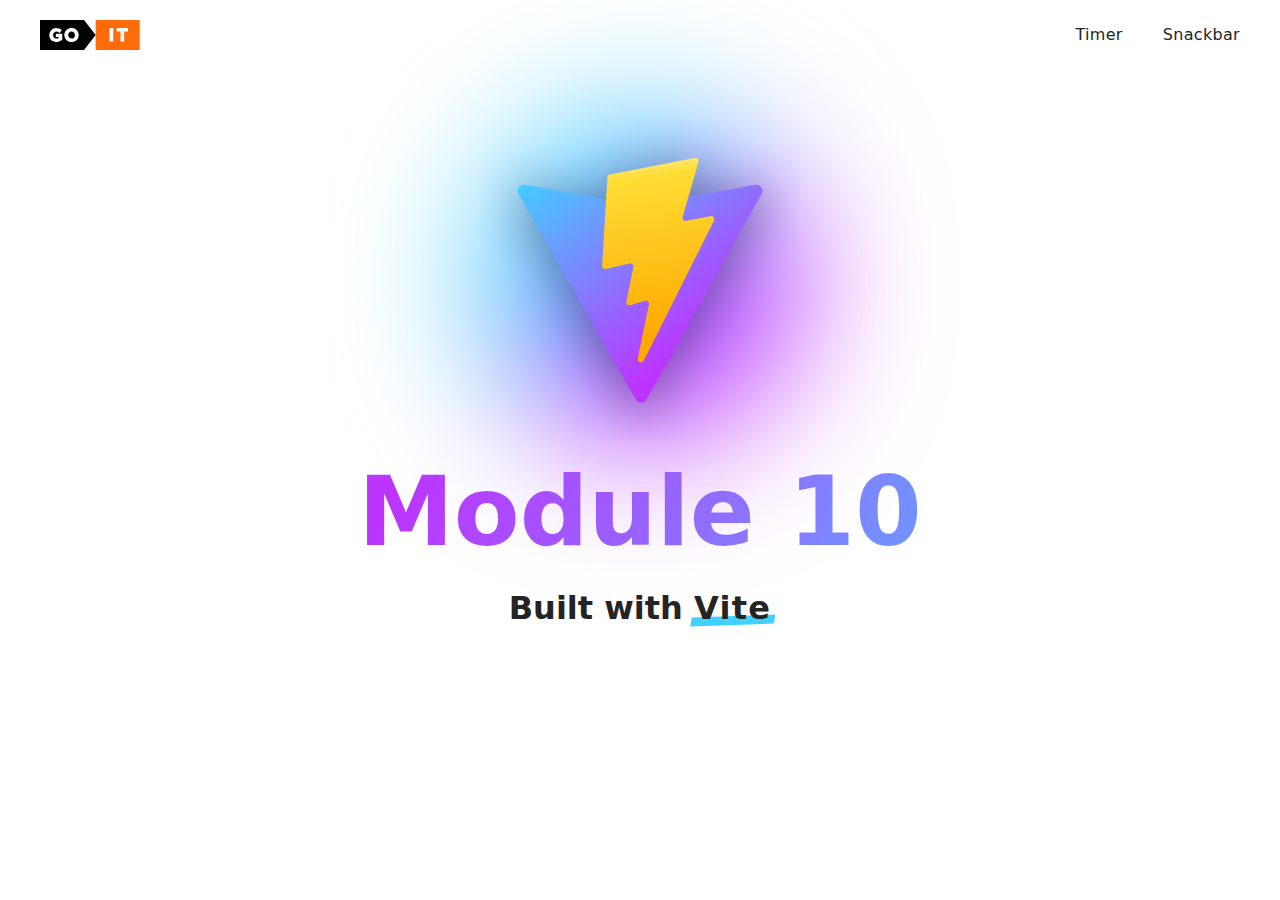
<file: src/index.html>
<!DOCTYPE html>
<html lang="en">
  <head>
    <meta charset="UTF-8" />
    <link rel="icon" type="image/svg+xml" href="/favicon.svg" />
    <meta name="viewport" content="width=device-width, initial-scale=1.0" />
    <title>Homework 10</title>
    <link rel="stylesheet" href="./css/styles.css" />
  </head>
  <body>
    <header class="header">
      <div class="container">
        <nav class="nav">
          <a class="nav-logo" href="./index.html" aria-label="Site logo">
            <svg class="nav-logo-icon" width="100" height="30">
              <use href="./img/sprite.svg#logo"></use>
            </svg>
          </a>
          <ul class="nav-list">
            <li class="nav-item">
              <a class="nav-link" href="./1-timer.html">Timer</a>
            </li>
            <li class="nav-item">
              <a class="nav-link" href="./2-snackbar.html">Snackbar</a>
            </li>
          </ul>
        </nav>
      </div>
    </header>

    <main>
      <section class="vite-promo">
        <div class="container">
          <div class="vite-promo-thumb">
            <a class="vite-promo-link" href="https://vitejs.dev/" target="_blank" rel="noopener noreferrer"
              aria-label="Link to Vite official website" title="Vite.js  build tool">
              <img class="pic" src="img/vite-logo.png" alt="Vite logo" width="640" height="640" />
            </a>
          </div>
          <h1 class="main-title">
            <span class="main-title-gradient">Module 10</span>
            Built with
            <a class="main-title-link" href="https://github.com/goitacademy/vanilla-app-template" target="_blank"
              rel="noopener noreferrer">
              Vite
            </a>
          </h1>
        </div>
      </section>

      <!-- <article class="badges">
        <div class="container">
          <ul class="badges-list">
            <li class="badges-item">
              <a class="badges-link" href="https://www.npmjs.com/package/vite-plugin-html-inject" target="_blank"
                rel="noopener noreferrer">
                HTML Inject
              </a>
            </li> 
            <li class="badges-item">
              <a class="badges-link" href="https://www.npmjs.com/package/vite-plugin-full-reload" target="_blank"
                rel="noopener noreferrer">
                Full Reload
              </a>
            </li> 
            <li class="badges-item">
              <a class="badges-link" href="https://www.npmjs.com/package/postcss-sort-media-queries" target="_blank"
                rel="noopener noreferrer">
                Sort Media Queries
              </a>
            </li>
          </ul>
        </div>
      </article> -->

    </main>

    <!-- <script type="module" src="./main.js"></script> -->
  </body>
</html>
</file>
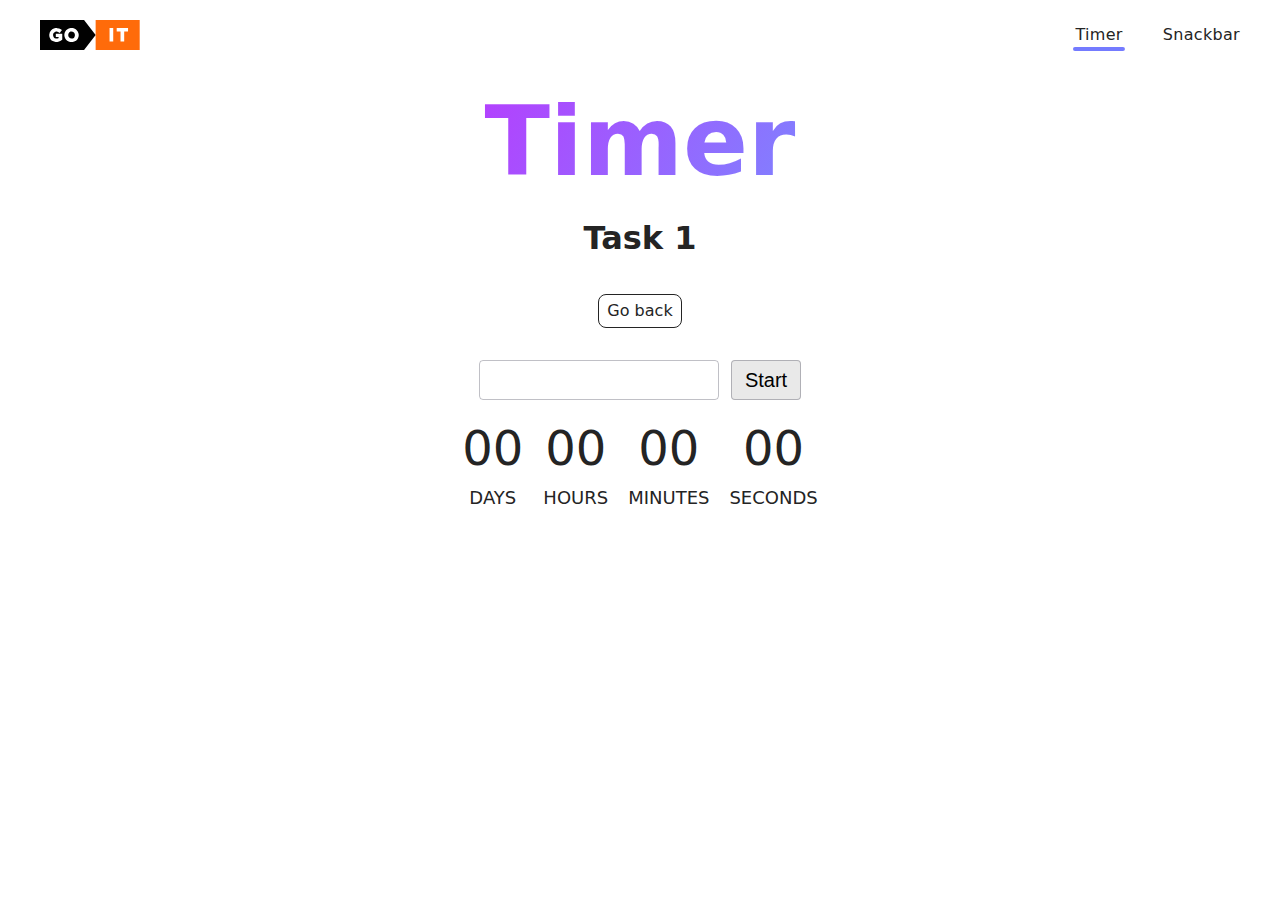
<file: src/1-timer.html>
<!DOCTYPE html>
<html lang="en">
  <head>
    <meta charset="UTF-8" />
    <meta http-equiv="X-UA-Compatible" content="IE=edge" />
    <meta name="viewport" content="width=device-width, initial-scale=1.0" />
    <title>Homework 10</title>
    <link rel="stylesheet" href="./css/styles.css" />
  </head>
  <body>    
    <header class="header">
      <div class="container">
        <nav class="nav">
          <a class="nav-logo" href="./index.html" aria-label="Site logo">
            <svg class="nav-logo-icon" width="100" height="30">
              <use href="./img/sprite.svg#logo"></use>
            </svg>
          </a>
          <ul class="nav-list">
            <li class="nav-item">
              <a class="nav-link active" href="./1-timer.html">Timer</a>
            </li>
            <li class="nav-item">
              <a class="nav-link" href="./2-snackbar.html">Snackbar</a>
            </li>
          </ul>
        </nav>
      </div>
    </header>
    <main>
      <div class="container">
        <h1 class="main-title">
          <span class="main-title-gradient">Timer</span>Task 1
        </h1>
        <a class="back-link" href="./index.html">Go back</a>
        <section class="section-task timer-task">
          <input type="text" id="datetime-picker" />
          <button type="button" data-start >Start</button>
          
          <div class="timer">
            <div class="field">
              <span class="value" data-days>00</span>
              <span class="label">Days</span>
            </div>
            <div class="field">
              <span class="value" data-hours>00</span>
              <span class="label">Hours</span>
            </div>
            <div class="field">
              <span class="value" data-minutes>00</span>
              <span class="label">Minutes</span>
            </div>
            <div class="field">
              <span class="value" data-seconds>00</span>
              <span class="label">Seconds</span>
            </div>
          </div>
        </section>



      </div>
    </main>
    <script type="module" src="./js/1-timer.js"></script>
  </body>
</html>
</file>
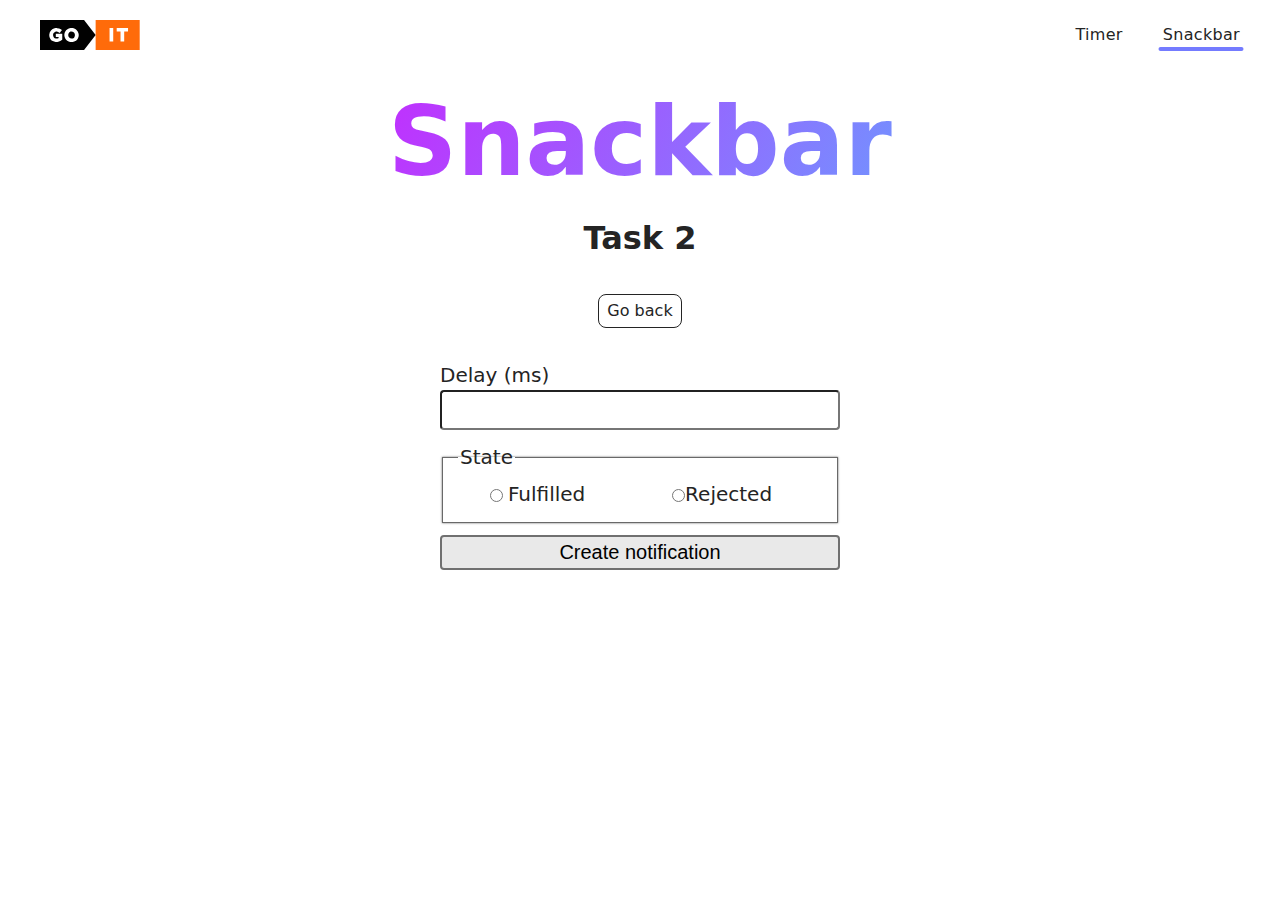
<file: src/2-snackbar.html>
<!DOCTYPE html>
<html lang="en">
  <head>
    <meta charset="UTF-8" />
    <meta http-equiv="X-UA-Compatible" content="IE=edge" />
    <meta name="viewport" content="width=device-width, initial-scale=1.0" />
    <title>Homework 10</title>
    <link rel="stylesheet" href="./css/styles.css" />
  </head>
  <body>
    <header class="header">
      <div class="container">
        <nav class="nav">
          <a class="nav-logo" href="./index.html" aria-label="Site logo">
            <svg class="nav-logo-icon" width="100" height="30">
              <use href="./img/sprite.svg#logo"></use>
            </svg>
          </a>
          <ul class="nav-list">
            <li class="nav-item">
              <a class="nav-link" href="./1-timer.html">Timer</a>
            </li>
            <li class="nav-item">
              <a class="nav-link active" href="./2-snackbar.html">Snackbar</a>
            </li>
          </ul>
        </nav>
      </div>
    </header>

    <main>
      <div class="container">
        <h1 class="main-title">
          <span class="main-title-gradient">Snackbar</span>Task 2
        </h1>
        <a class="back-link" href="./index.html">Go back</a>
        <section class="section-task snackbar-task">
          <form class="form">
            <label>
              Delay (ms)
              <input type="number" name="delay" required />
            </label>
          
            <fieldset>
              <legend>State</legend>
              <label>
                <input type="radio" name="state" value="fulfilled" required/>
                Fulfilled
              </label>
              <label>
                <input type="radio" name="state" value="rejected" required />
                Rejected
              </label>
            </fieldset>
          
            <button type="submit">Create notification</button>
          </form>

        </section>
      </div>
    </main>
    <script type="module" src="./js/2-snackbar.js"></script>
  </body>
</html>
</file>
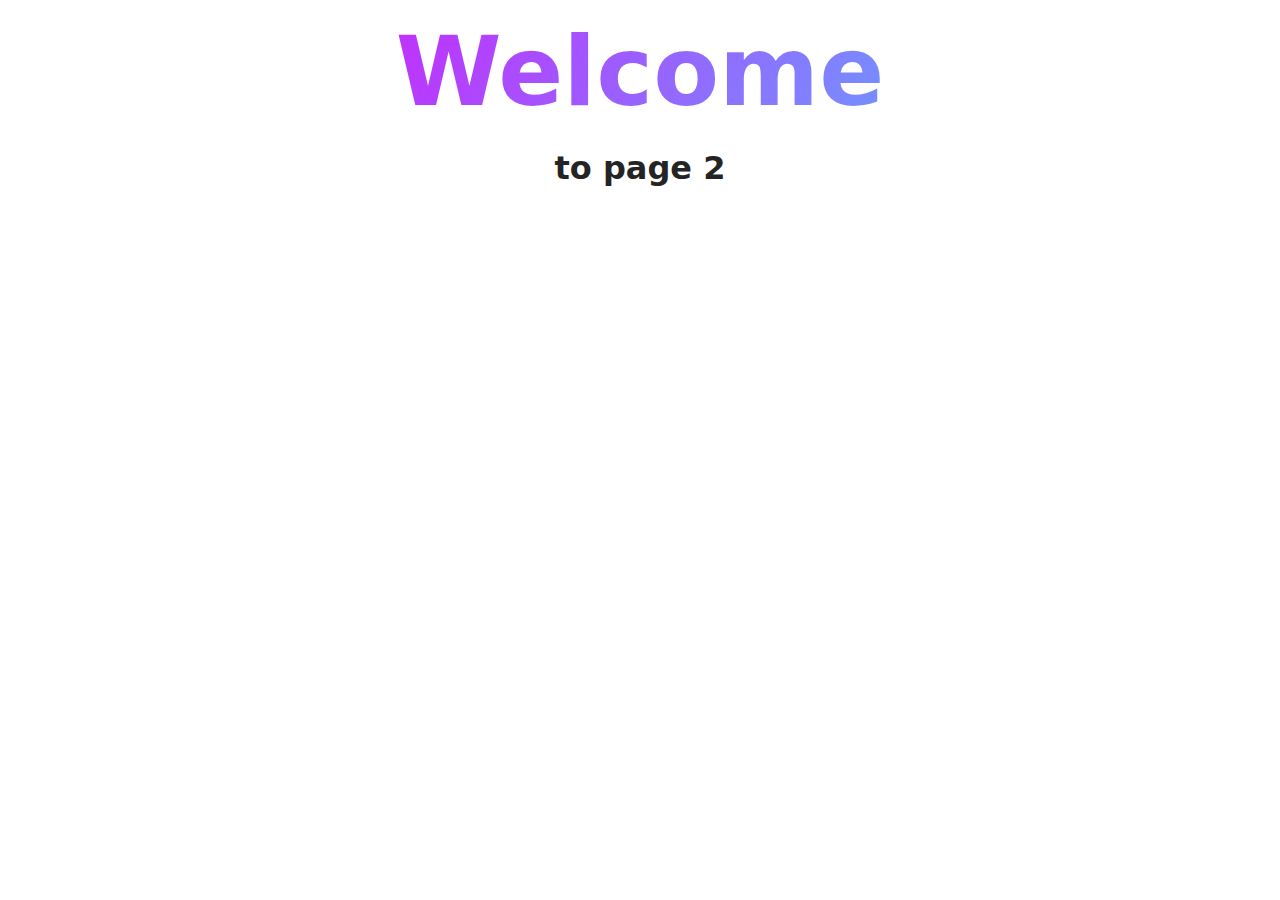
<file: src/page-2.html>
<!DOCTYPE html>
<html lang="en">
  <head>
    <meta charset="UTF-8" />
    <meta http-equiv="X-UA-Compatible" content="IE=edge" />
    <meta name="viewport" content="width=device-width, initial-scale=1.0" />
    <title>Page 2</title>
    <link rel="stylesheet" href="./css/styles.css" />
  </head>
  <body>
    <load
      src="./partials/header.html"
      icon-path="./img/sprite.svg#logo"
      highlight-act="active"
    />

    <main>
      <div class="container">
        <h1 class="main-title">
          <span class="main-title-gradient">Welcome</span> to page 2
        </h1>
        <load src="./partials/back-link.html" />
      </div>
    </main>

    <load src="./partials/footer.html" />
  </body>
</html>
</file>
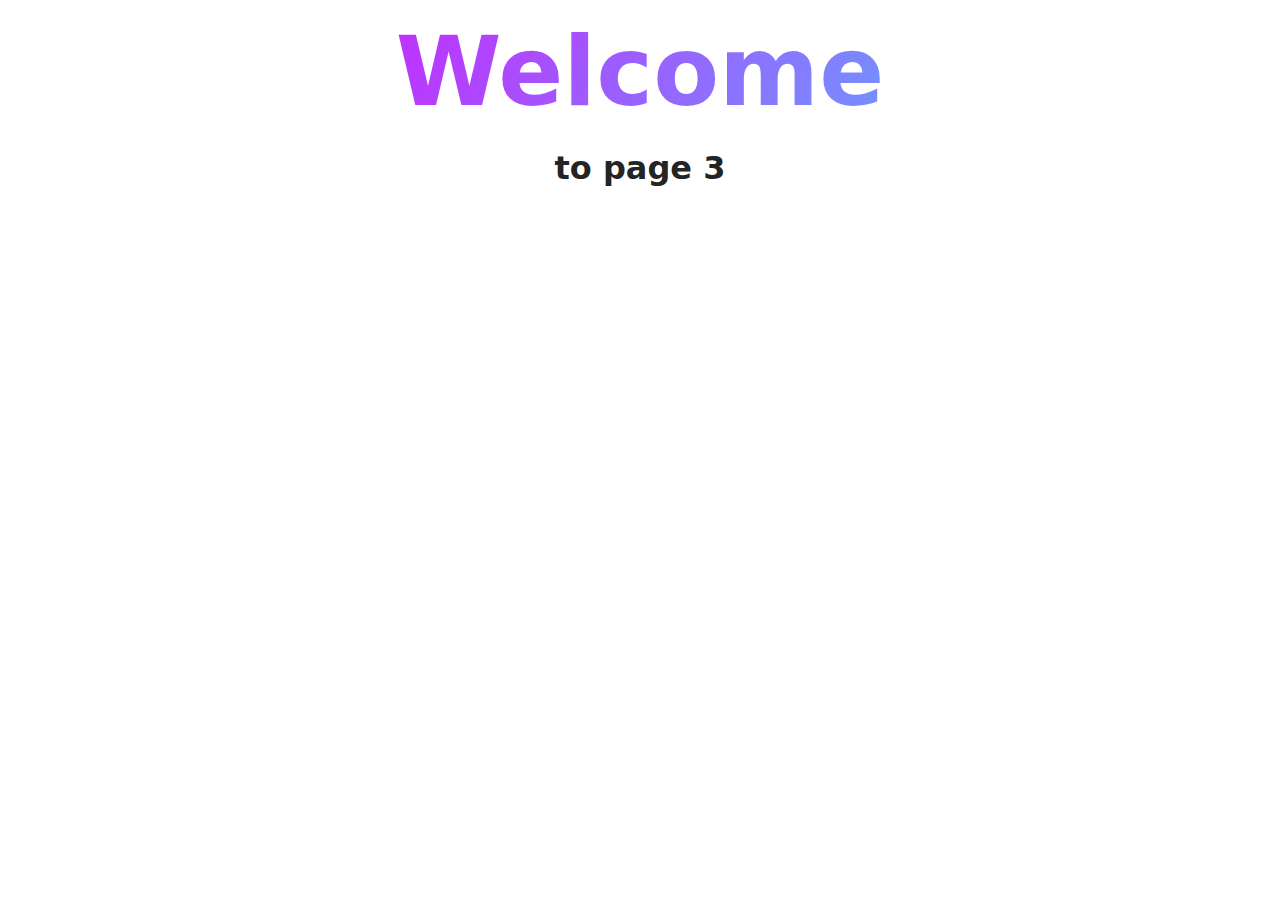
<file: src/page-3.html>
<!DOCTYPE html>
<html lang="en">
  <head>
    <meta charset="UTF-8" />
    <meta http-equiv="X-UA-Compatible" content="IE=edge" />
    <meta name="viewport" content="width=device-width, initial-scale=1.0" />
    <title>Page 3</title>
    <link rel="stylesheet" href="./css/styles.css" />
  </head>
  <body>
    <load
      src="./partials/header.html"
      icon-path="./img/sprite.svg#logo"
      highlight-curr="active"
    />

    <main>
      <div class="container">
        <h1 class="main-title">
          <span class="main-title-gradient">Welcome</span> to page 3
        </h1>
        <load src="./partials/back-link.html" />
      </div>
    </main>

    <load src="./partials/footer.html" />
  </body>
</html>
</file>
<file: src/css/styles.css>
/**
  |============================
  | include css partials with
  | default @import url()
  |============================
*/
/* Common styles */
@import url('./reset.css');
@import url('./base.css');
@import url('./container.css');
@import url('./animations.css');

/* Sections style */
@import url('./header.css');
@import url('./vite-promo.css');
/* @import url('./badges.css'); */
@import url('./back-link.css');
@import url('./1-timer.css');
@import url('./2-snackbar.css');
/* @import url('./footer.css'); */
</file>
